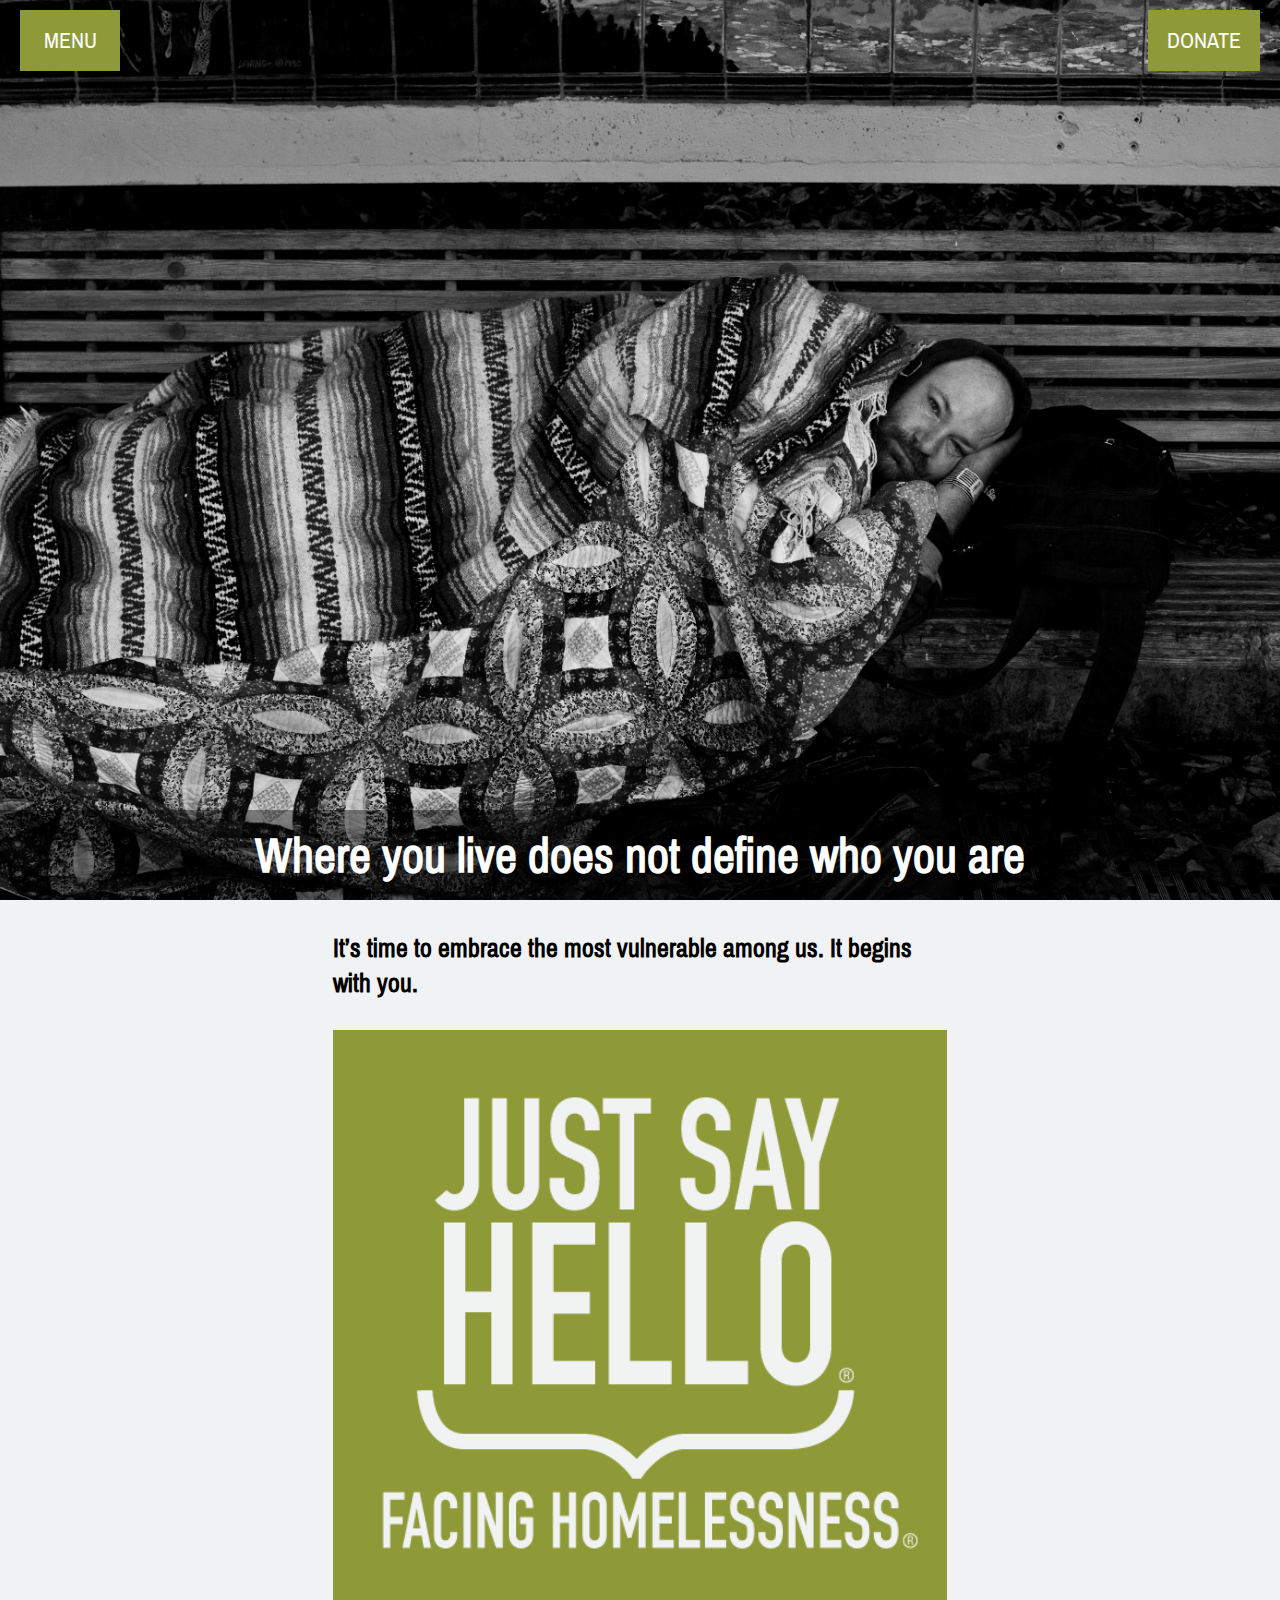
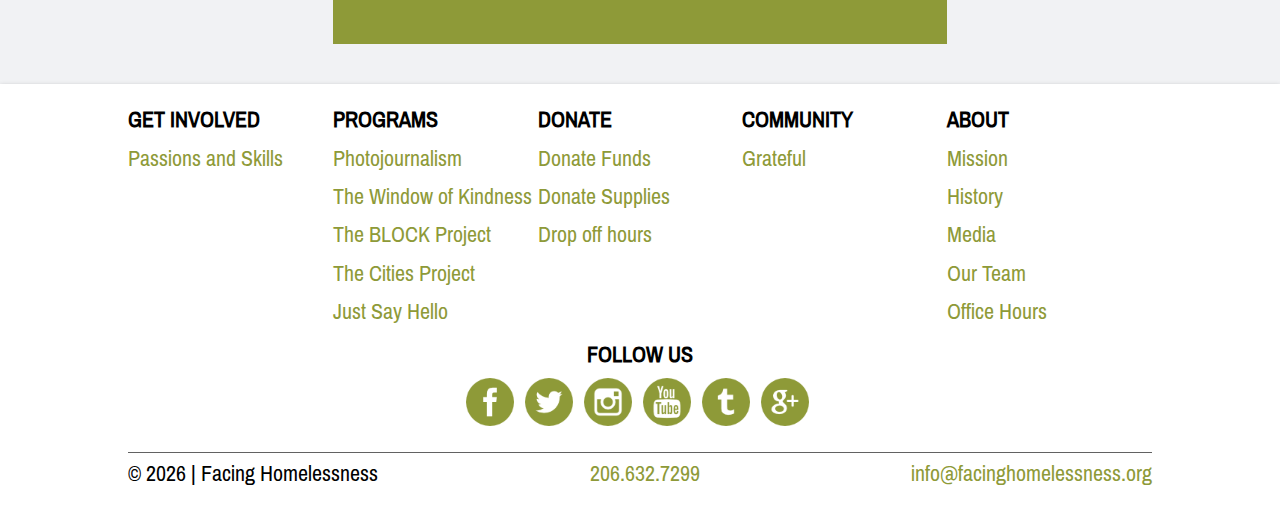
<file: fh/index.html>
<!DOCTYPE html>
<html>
    <head> 
        <title> Facing Homelessness </title>
        <meta http-equiv="Content-Type" content="text/html; charset=UTF-8">
        <meta name="viewport" content="width=device-width,initial-scale=1">
        <link rel="stylesheet" type="text/css" href="css/style.css">
        <style>
            
        </style>
    </head>
    <body> 
        <div class="container">
            <span class="button" id="menu" onclick="toggleNav()"> menu </span>
            <div id="menu-items">
                <a href=""> <div class="current"> home </div> </a>
                <a href="getinvolved/"> <div> get involved </div> </a> 
                <a href="programs/"> <div> programs </div> </a>
                <a href="donate/"> <div> donate </div> </a>
                <a href="community/"> <div> community </div> </a>
                <!--<a href="stories/"> <div> stories </div> </a>-->
                <a href="about/"> <div> about </div> </a>
            </div>
            <div class="section">
                <div id="splash-screen" style="height: 100vh;" title="Homepage">
                    <div class="button" style="position: absolute; top: 10px; right: 20px;"> <a style='color: #fff !important;' href='donate'>donate</a> </div>
                    <h1 id='text1'> Where you live does not define who you are </h1>
                    <h1 id='text2'> We all live better when we feel loved </h1>
                    <h1 id='text3'> Nobody chooses suffering </h1>
                    <h1 id='text4'> We are all beautiful </h1>
                    <h1 id='text5'> Imagine everyone giving kindness </h1>
                    <h1 id='text6'> Just say hello </h1>
                </div>
            </div>
            <div class="section">
                <div class="section-content">
                    <h3> It’s time to embrace the most vulnerable among us. It begins with you. </h3>
                    <img src="images/JSH.png" alt="Just Say Hello" title="Just Say Hello">
                </div>
            </div>
            <footer>
                <div class="footer-content">
                    <div class="site-map">
                        <span> 
                            <h4> Get Involved </h4>
                            <p> Passions and Skills </p>
                        </span>
                        <span>
                            <h4> Programs </h4>
                            <p> Photojournalism </p>
                            <p> The Window of Kindness </p>
                            <p> The BLOCK Project </p>
                            <p> The Cities Project </p>
                            <p> Just Say Hello </p>
                        </span>
                        <span>
                            <h4> Donate </h4>
                            <p> Donate Funds </p>
                            <p> Donate Supplies </p>
                            <p> Drop off hours </p>
                        </span>
                        <span>
                            <h4> Community </h4>
                            <p> Grateful </p>
                        </span>
                        <span>
                            <h4> About </h4>
                            <p> Mission </p>
                            <p> History </p>
                            <p> Media </p>
                            <p> Our Team </p>
                            <p> Office Hours </p>
                        </span>
                    </div>
                    <div id="social">
                        <div id="social-content">
                            <h4 class="centered"> Follow us</h4>
                            <div class="social-icons"> 
                                <a class="fb" href="https://www.facebook.com/HomelessInSeattle/">
                                </a>
                                <a class="twitter" href="https://twitter.com/facinghomeless">
                                </a>
                                <a class="instagram" href="https://www.instagram.com/facinghomelessness/">
                                </a>
                                <a class="youtube" href="https://www.youtube.com/channel/UCrC2LQb6EI6ExlZlKPq70jQ">
                                </a>
                                <a class="tumblr" href="http://facing-homelessness.tumblr.com/">
                                </a>
                                <a class="google-plus" href="https://plus.google.com/+FacinghomelessnessOrg/posts">
                                </a>
                            </div>
                        </div>
                    </div>
                    <div id='copyright' style="width: 100%; margin-top: 10px; padding-top: 5px; border-top: 1px solid #626262;">
                        <span> &copy; 
                        <script>
                            var yr = new Date().getFullYear();
                            document.write(yr);
                        </script> 
                        | Facing Homelessness </span>
                        <span> <a href="tel:+1-206-632-7299"> 206.632.7299 </a> </span>
                        <span> <a href="mailto:info@facinghomelessness.org">info@facinghomelessness.org </a> </span>
                    </div>
                </div>
            </footer> 
        </div>
        <script>
            var toggle = 0;
            function toggleNav() {
                if (toggle == 0) {
                    document.getElementsByTagName('body')[0].style.overflow = 'hidden';
                    document.ontouchmove = function (e) {
                        e.preventDefault();
                    }
                    document.getElementById("menu-items").style.opacity = "1";
                    document.getElementById("menu-items").style.visibility = "visible";
                    document.getElementById("menu").innerHTML = 'CLOSE';
                    toggle = 1;
                }
                else {
                    document.getElementsByTagName('body')[0].style.overflow = 'auto';
                    document.ontouchmove = function (e) {
                        return true;
                    }   
                    document.getElementById("menu-items").style.opacity = "0";
                    document.getElementById("menu-items").style.visibility = "hidden";
                    document.getElementById("menu").innerHTML = 'MENU';
                    toggle = 0;
                }
            }
            var r = Math.floor(Math.random() * 6 + 1).toString()
            document.getElementById("splash-screen").style.backgroundImage = "url(images/image" + r + ".jpg)";
            document.getElementById("text" + r).style.display = "inline-block";
        </script>
    </body>
</html>
</file>
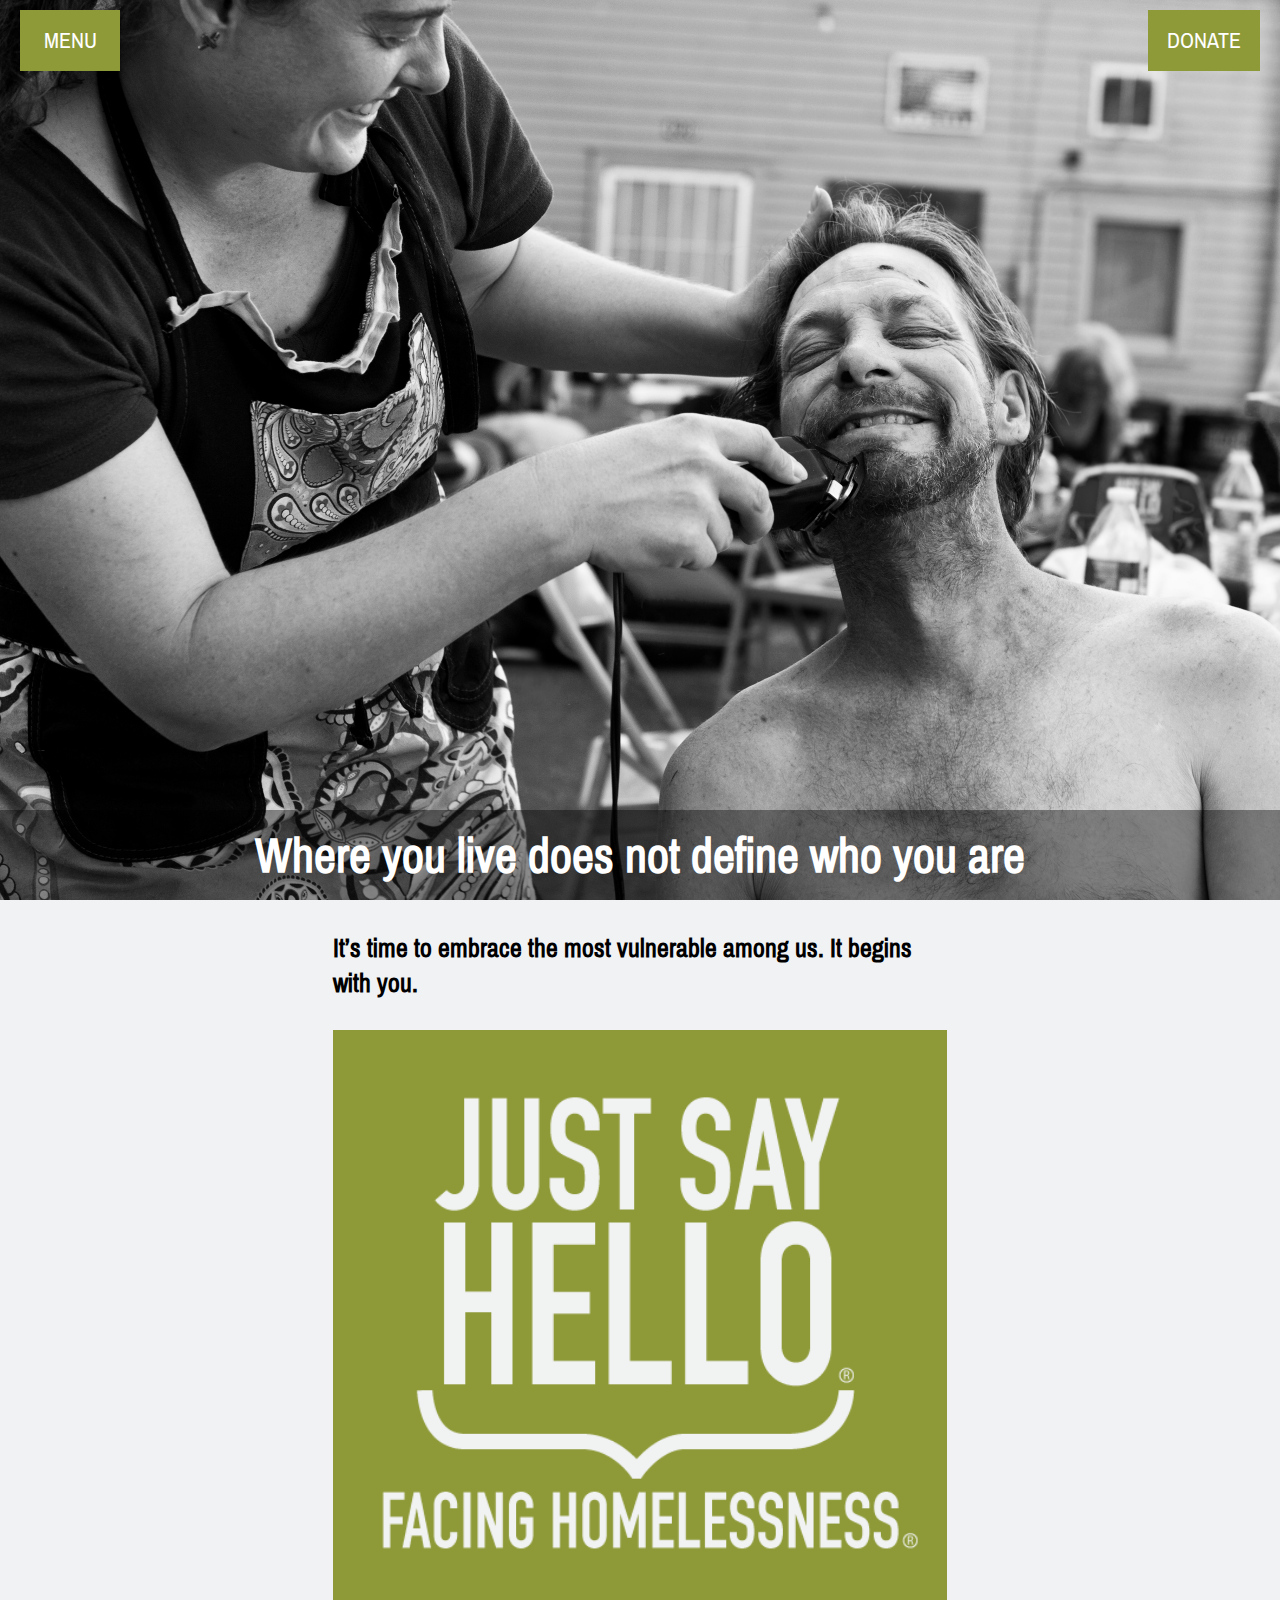
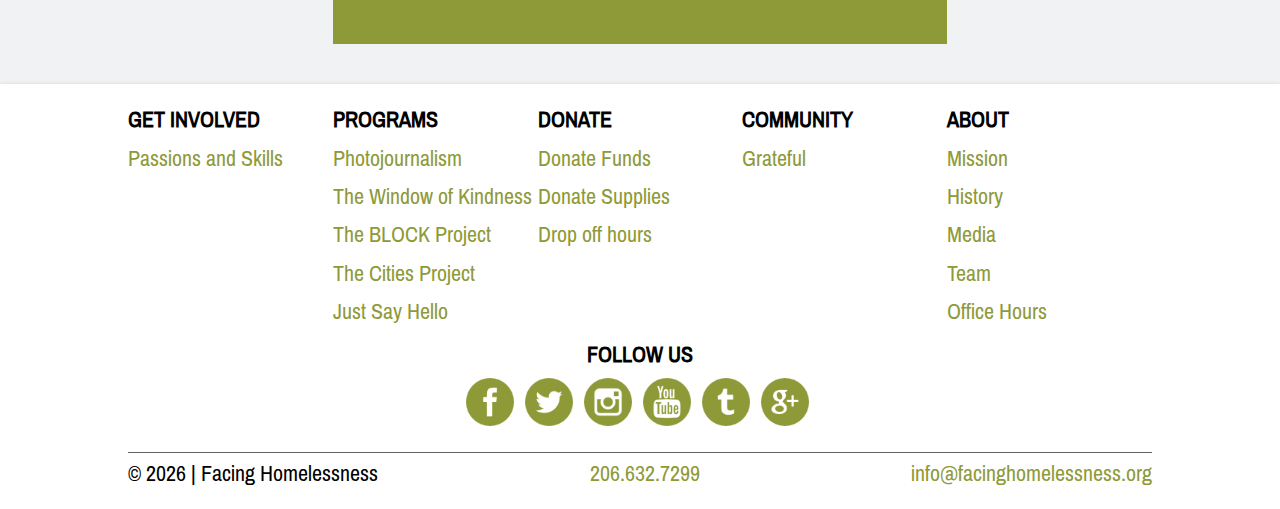
<file: fh/getinvolved/index.html>
<!DOCTYPE html>
<html>
    <head> 
        <title> Facing Homelessness </title>
        <meta http-equiv="Content-Type" content="text/html; charset=UTF-8">
        <meta name="viewport" content="width=device-width,initial-scale=1">
        <link rel="stylesheet" type="text/css" href="../css/style.css">
        <style>
            
        </style>
    </head>
    <body> 
        <div class="container">
            <span class="button" id="menu" onclick="toggleNav()"> menu </span>
            <div id="menu-items">
                <a href=""> <div class="current"> home </div> </a>
                <a href="getinvolved/"> <div> get involved </div> </a> 
                <a href="programs/"> <div> programs </div> </a>
                <a href="donate/"> <div> donate </div> </a>
                <a href="community/"> <div> community </div> </a>
                <!--<a href="stories/"> <div> stories </div> </a>-->
                <a href="about/"> <div> about </div> </a>
            </div>
            <div class="section">
                <div id="splash-screen" style="height: 100vh;" title="Homepage">
                    <div class="button" style="position: absolute; top: 10px; right: 20px;"> <a style='color: #fff !important;' href='donate'>donate</a> </div>
                    <h1 id='text1'> Where you live does not define who you are </h1>
                    <h1 id='text2'> We all live better when we feel loved </h1>
                    <h1 id='text3'> Nobody chooses suffering </h1>
                    <h1 id='text4'> We are all beautiful </h1>
                    <h1 id='text5'> Imagine everyone giving kindness </h1>
                    <h1 id='text6'> Just say hello </h1>
                </div>
            </div>
            <div class="section">
                <div class="section-content">
                    <h3> It’s time to embrace the most vulnerable among us. It begins with you. </h3>
                    <img src="images/JSH.png" alt="Just Say Hello" title="Just Say Hello">
                </div>
            </div>
            <footer>
                <div class="footer-content">
                    <div class="site-map">
                        <span> 
                            <h4> <a href='getinvolved/' style="color: #000 !important;">Get Involved</a> </h4>
                            <p> <a href='getinvolved/#passionsAndSkills'>Passions and Skills</a> </p>
                        </span>
                        <span>
                            <h4> <a href='programs/' style="color: #000 !important;">Programs</a> </h4>
                            <p> <a href='programs/#photojournalism'>Photojournalism</a> </p>
                            <p> <a href='programs/#theWindowofKindness'>The Window of Kindness</a> </p>
                            <p> <a href='programs/#theBlockProject'>The BLOCK Project</a> </p>
                            <p> <a href='programs/#theCitiesProject'>The Cities Project</a> </p>
                            <p> <a href='programs/#justSayHello'>Just Say Hello</a> </p>
                        </span>
                        <span>
                            <h4> <a href='donate/' style="color: #000 !important;">Donate</a> </h4>
                            <p> <a href='donate/#donateFunds'>Donate Funds</a> </p>
                            <p> <a href='donate/#donateSupplies'>Donate Supplies</a> </p>
                            <p> <a href='donate/#dropOff'>Drop off hours</a> </p>
                        </span>
                        <span>
                            <h4> <a href='community/' style="color: #000 !important;">Community</a> </h4>
                            <p> <a href='community/#grateful'>Grateful</a> </p>
                        </span>
                        <span>
                            <h4> <a href='about/' style="color: #000 !important;">About</a> </h4>
                            <p> <a href='about/#mission'>Mission</a> </p>
                            <p> <a href='about/#history'>History</a> </p>
                            <p> <a href='about/#media'>Media</a> </p>
                            <p> <a href='about/#team'>Team</a> </p>
                            <p> <a href='about/#officeHrs'>Office Hours</a> </p>
                        </span>
                    </div>
                    <div id="social">
                        <div id="social-content">
                            <h4 class="centered"> Follow us</h4>
                            <div class="social-icons"> 
                                <a class="fb" href="https://www.facebook.com/HomelessInSeattle/">
                                </a>
                                <a class="twitter" href="https://twitter.com/facinghomeless">
                                </a>
                                <a class="instagram" href="https://www.instagram.com/facinghomelessness/">
                                </a>
                                <a class="youtube" href="https://www.youtube.com/channel/UCrC2LQb6EI6ExlZlKPq70jQ">
                                </a>
                                <a class="tumblr" href="http://facing-homelessness.tumblr.com/">
                                </a>
                                <a class="google-plus" href="https://plus.google.com/+FacinghomelessnessOrg/posts">
                                </a>
                            </div>
                        </div>
                    </div>
                    <div id='copyright' style="width: 100%; margin-top: 10px; padding-top: 5px; border-top: 1px solid #626262;">
                        <span> &copy; 
                        <script>
                            var yr = new Date().getFullYear();
                            document.write(yr);
                        </script> 
                        | Facing Homelessness </span>
                        <span> <a href="tel:+1-206-632-7299"> 206.632.7299 </a> </span>
                        <span> <a href="mailto:info@facinghomelessness.org">info@facinghomelessness.org </a> </span>
                    </div>
                </div>
            </footer> 
        </div>
        <script>
            var toggle = 0;
            function toggleNav() {
                if (toggle == 0) {
                    document.getElementsByTagName('body')[0].style.overflow = 'hidden';
                    document.ontouchmove = function (e) {
                        e.preventDefault();
                    }
                    document.getElementById("menu-items").style.opacity = "1";
                    document.getElementById("menu-items").style.visibility = "visible";
                    document.getElementById("menu").innerHTML = 'CLOSE';
                    toggle = 1;
                }
                else {
                    document.getElementsByTagName('body')[0].style.overflow = 'auto';
                    document.ontouchmove = function (e) {
                        return true;
                    }   
                    document.getElementById("menu-items").style.opacity = "0";
                    document.getElementById("menu-items").style.visibility = "hidden";
                    document.getElementById("menu").innerHTML = 'MENU';
                    toggle = 0;
                }
            }
            var r = Math.floor(Math.random() * 6 + 1).toString()
            document.getElementById("splash-screen").style.backgroundImage = "url(images/image" + r + ".jpg)";
            document.getElementById("text" + r).style.display = "inline-block";
        </script>
        <script>
            (function(i,s,o,g,r,a,m){i['GoogleAnalyticsObject']=r;i[r]=i[r]||function(){
            (i[r].q=i[r].q||[]).push(arguments)},i[r].l=1*new Date();a=s.createElement(o),
            m=s.getElementsByTagName(o)[0];a.async=1;a.src=g;m.parentNode.insertBefore(a,m)
            })(window,document,'script','https://www.google-analytics.com/analytics.js','ga');

            ga('create', 'UA-93837106-2', 'auto');
            ga('send', 'pageview');
        </script>
    </body>
</html>
</file>
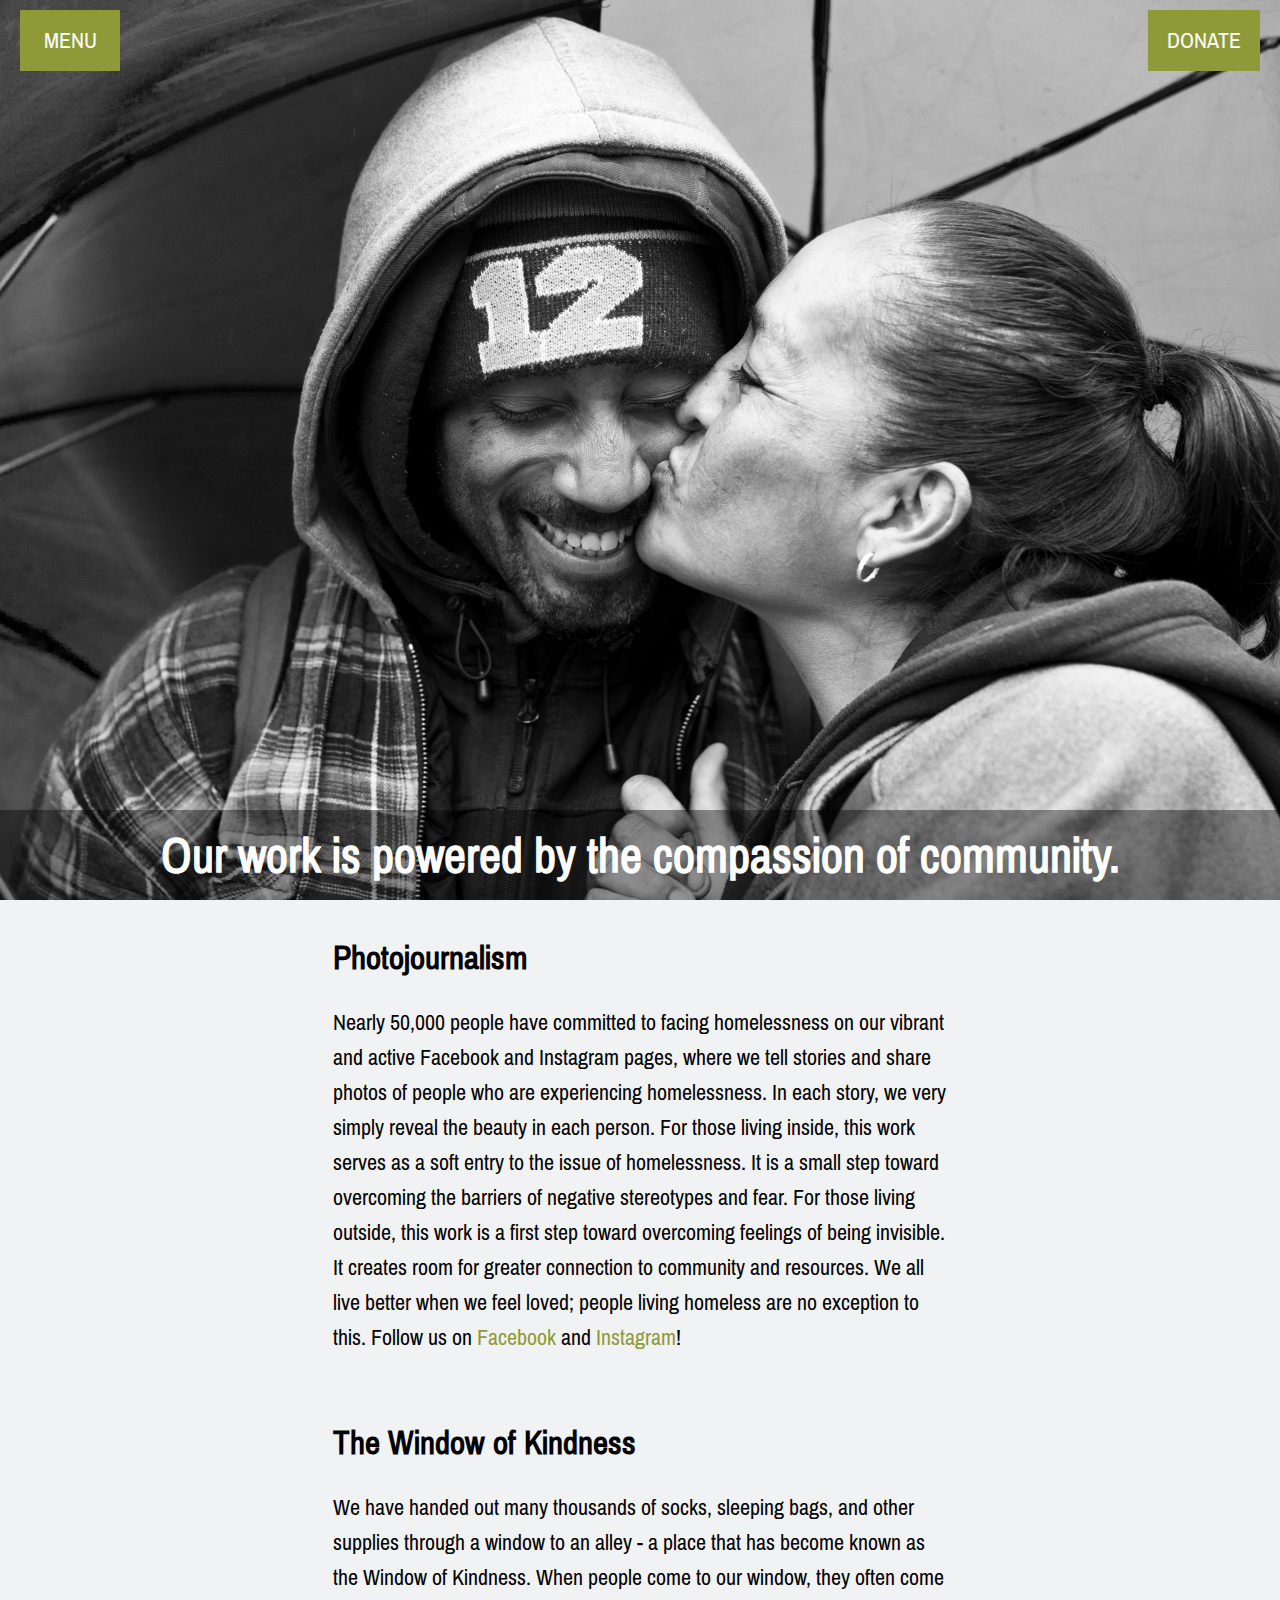
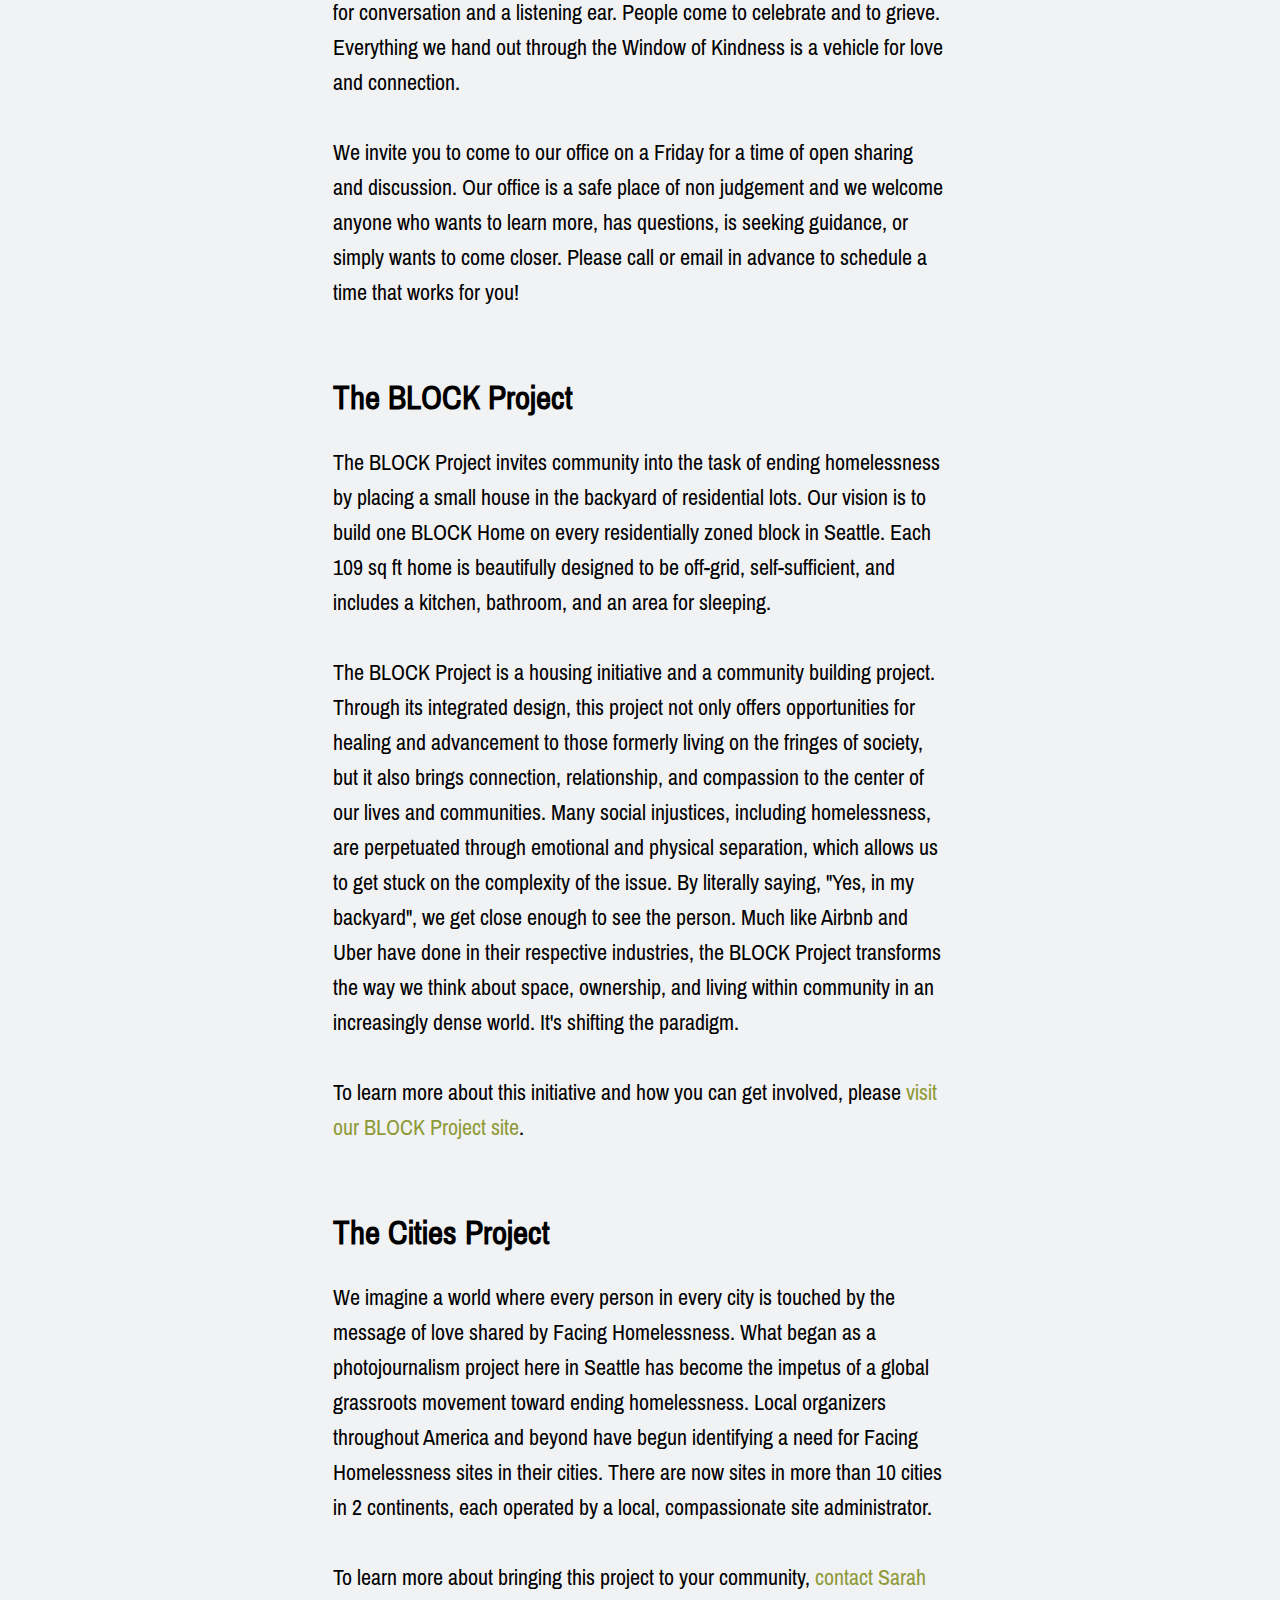
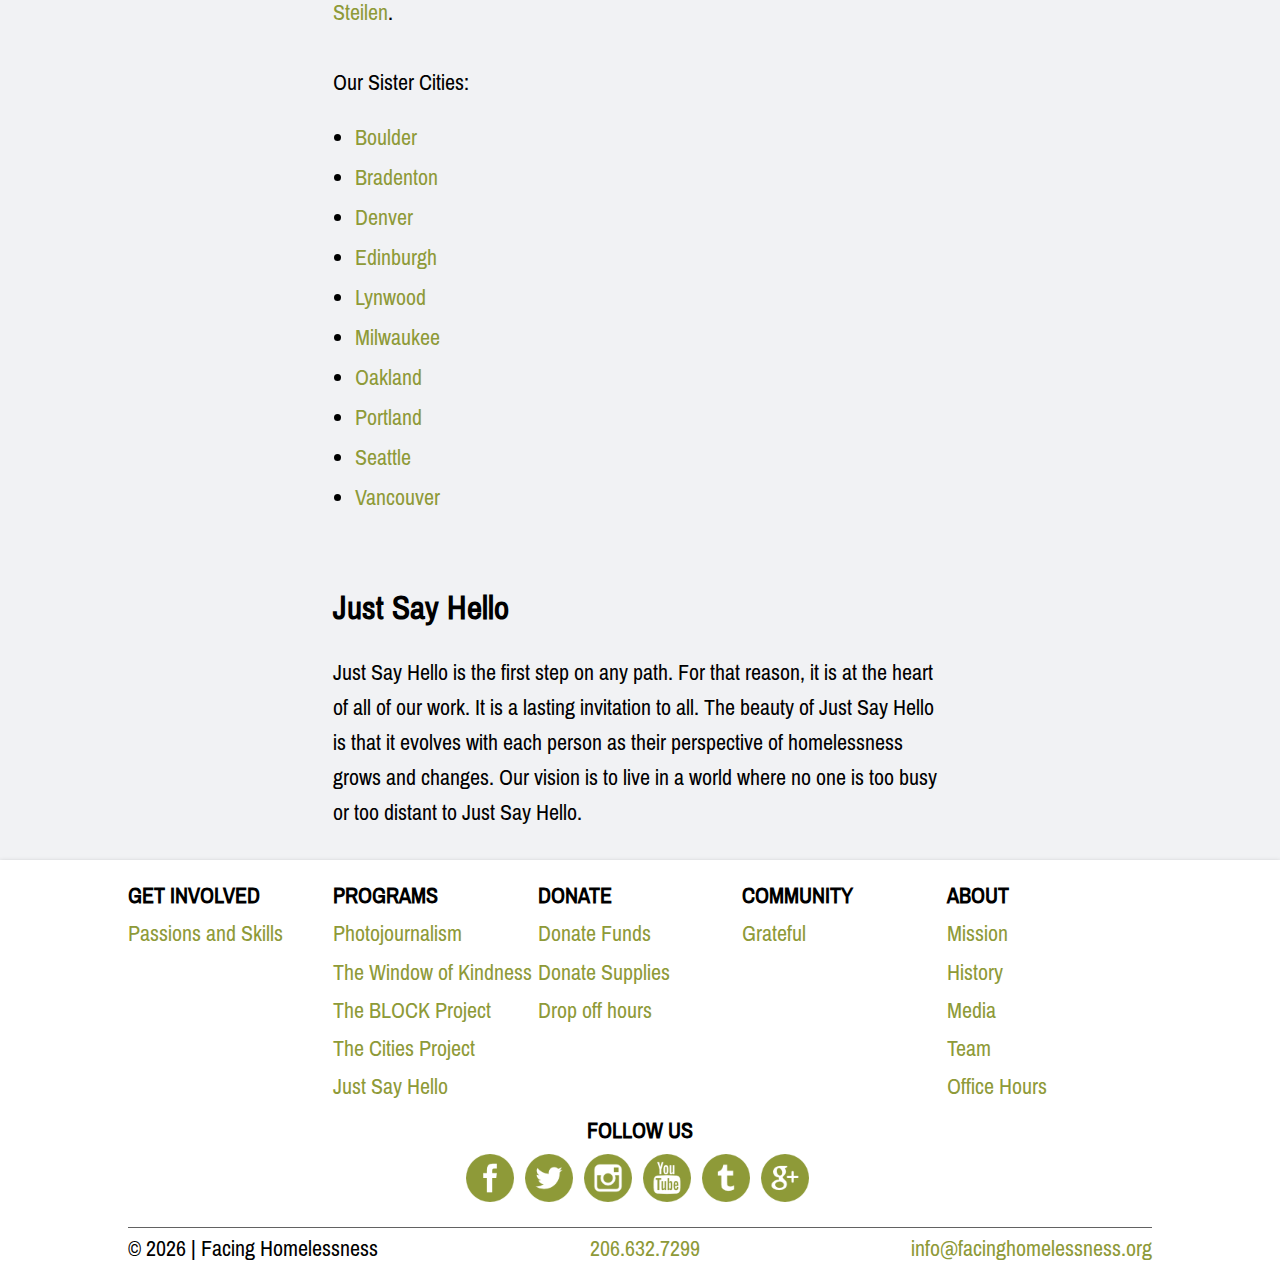
<file: fh/programs/index.html>
<!DOCTYPE html>
<html>
    <head>
        <title> Programs | Facing Homelessness</title>
        <meta http-equiv="Content-Type" content="text/html; charset=UTF-8">
        <meta name="viewport" content="width=device-width,initial-scale=1">
        <link rel="stylesheet" type="text/css" href="../css/style.css">
        <style>
            
        </style>
    </head>
    <body> 
        <div class="container">
            <span class="button" id="menu" style="position: fixed; top: 10px; left: 20px; z-index: 200" onclick="toggleNav()"> menu </span>
            <div id="menu-items">
                <a href="../"> <div> home </div> </a>
                <a href="../getinvolved/"> <div> get involved </div> </a>
                <a href="../programs/"> <div> programs </div> </a>
                <a href="../donate"> <div class="current"> donate </div> </a>
                <a href="../community/"> <div> community </div> </a>
                <!--<a href="../stories"> <div> stories </div> </a>-->
                <a href="../about"> <div> about </div> </a>
            </div>
            <div class="section">
                <div id="splash-screen" style="background-image: url('image.jpg');height: 100vh;" title='Donate'>
                    <div class="button" style="position: absolute; top: 10px; right: 20px;"> <a style='color: #fff !important;' href='../donate'>donate</a> </div>
                    <h1 id='text1' style="display:block;"> Our work is powered by the compassion of community. </h1>
                </div>
            </div>
            <div class="section">
                <div class="section-content" id='photojournalism'>
                    <h2> Photojournalism </h2>
                    <p> 
                        Nearly 50,000 people have committed to facing homelessness on our vibrant and active Facebook and Instagram pages, where we tell stories and share photos of people who are experiencing homelessness. In each story, we very simply reveal the beauty in each person. For those living inside, this work serves as a soft entry to the issue of homelessness. It is a small step toward overcoming the barriers of negative stereotypes and fear. For those living outside, this work is a first step toward overcoming feelings of being invisible. It creates room for greater connection to community and resources. We all live better when we feel loved; people living homeless are no exception to this. Follow us on <a href="https://www.facebook.com/HomelessInSeattle/">Facebook</a> and <a href="https://www.instagram.com/facinghomelessness/">Instagram</a>!
                    </p>
                </div>
            </div>
            <div class="section">
                <div class="section-content" id='theWindowofKindness'>
                    <h2> The Window of Kindness </h2>
                    <p> We have handed out many thousands of socks, sleeping bags, and other supplies through a window to an alley - a place that has become known as the Window of Kindness. When people come to our window, they often come for conversation and a listening ear. People come to celebrate and to grieve. Everything we hand out through the Window of Kindness is a vehicle for love and connection. 
                    <br> <br>
                    We invite you to come to our office on a Friday for a time of open sharing and discussion. Our office is a safe place of non judgement and we welcome anyone who wants to learn more, has questions, is seeking guidance, or simply wants to come closer. Please call or email in advance to schedule a time that works for you! </p>
                </div>
            </div>
            <div class="section">
                <div class="section-content" id='theBlockProject'>
                    <h2> The BLOCK Project </h2>
                    <p> The BLOCK Project invites community into the task of ending homelessness by placing a small house in the backyard of residential lots. Our vision is to build one BLOCK Home on every residentially zoned block in Seattle. Each 109 sq ft home is beautifully designed to be off-grid, self-sufficient, and includes a kitchen, bathroom, and an area for sleeping. <br> <br> The BLOCK Project is a housing initiative and a community building project. Through its integrated design, this project not only offers opportunities for healing and advancement to those formerly living on the fringes of society, but it also brings connection, relationship, and compassion to the center of our lives and communities. Many social injustices, including homelessness, are perpetuated through emotional and physical separation, which allows us to get stuck on the complexity of the issue. By literally saying, "Yes, in my backyard", we get close enough to see the person. Much like Airbnb and Uber have done in their respective industries, the BLOCK Project transforms the way we think about space, ownership, and living within community in an increasingly dense world. It's shifting the paradigm. <br> <br> To learn more about this initiative and how you can get involved, please <a href='http://www.the-block-project.com' target='_none'>visit our BLOCK Project site</a>.</p>
                </div>
            </div>
            <div class="section">
                <div class="section-content" id='theCitiesProject'>
                    <h2> The Cities Project </h2>
                    <p>
                        We imagine a world where every person in every city is touched by the message of love shared by Facing Homelessness. What began as a photojournalism project here in Seattle has become the impetus of a global grassroots movement toward ending homelessness. Local organizers throughout America and beyond have begun identifying a need for Facing Homelessness sites in their cities. There are now sites in more than 10 cities in 2 continents, each operated by a local, compassionate site administrator. 
                        <br> <br>
                        To learn more about bringing this project to your community, <a href="mailto:sarah@facinghomelessness.org">contact Sarah Steilen</a>.
                        <br> <br> 
                        Our Sister Cities: </p>
                    <ul>
                        <li> <a href="https://www.facebook.com/facinghomelessnessboulder/"> Boulder </a> </li>
                        <li> <a href="https://www.facebook.com/FHBradentonFL/"> Bradenton </a> </li>
                        <li> <a href="https://www.facebook.com/facinghomelessnessdenver/"> Denver </a> </li>
                        <li> <a href="https://www.facebook.com/Facinghomelessnessedinburgh/"> Edinburgh </a> </li>
                        <li> <a href="https://www.facebook.com/FacingHomelessnessLynnwood/"> Lynwood </a> </li>
                        <li> <a href="https://www.facebook.com/Facing-Homelessness-Milwaukee-213306955714547/"> Milwaukee </a> </li>
                        <li> <a href="https://www.facebook.com/Facing-Homelessness-Oakland-1711095662481515/"> Oakland </a> </li>
                        <li> <a href="https://www.facebook.com/facinghomelessnesspdx/"> Portland </a> </li>
                        <li> <a href="https://www.facebook.com/HomelessInSeattle/"> Seattle </a> </li>
                        <li> <a href="https://www.facebook.com/HomelessInVancouverWA/"> Vancouver </a> </li>
                    </ul> 
                </div>
            </div>
            <div class="section">
                <div class="section-content" id='justSayHello'>
                    <h2> Just Say Hello </h2>
                    <p>
                        Just Say Hello is the first step on any path. For that reason, it is at the heart of all of our work. It is a lasting invitation to all. The beauty of Just Say Hello is that it evolves with each person as their perspective of homelessness grows and changes. Our vision is to live in a world where no one is too busy or too distant to Just Say Hello.
                    </p>
                </div>
            </div>
            <footer>
                <div class="footer-content">
                    <div class="site-map">
                        <span> 
                            <h4> <a href='../getinvolved/' style="color: #000 !important;">Get Involved</a> </h4>
                            <p> <a href='../getinvolved/#passionsAndSkills'>Passions and Skills</a> </p>
                        </span>
                        <span>
                            <h4> <a href='../programs/' style="color: #000 !important;">Programs</a> </h4>
                            <p> <a href='#photojournalism'>Photojournalism</a> </p>
                            <p> <a href='#theWindowofKindness'>The Window of Kindness</a> </p>
                            <p> <a href='#theBlockProject'>The BLOCK Project</a> </p>
                            <p> <a href='#theCitiesProject'>The Cities Project</a> </p>
                            <p> <a href='#justSayHello'>Just Say Hello</a> </p>
                        </span>
                        <span>
                            <h4> <a href='../donate/' style="color: #000 !important;">Donate</a> </h4>
                            <p> <a href='../donate/#donateFunds'>Donate Funds</a> </p>
                            <p> <a href='../donate/#donateSupplies'>Donate Supplies</a> </p>
                            <p> <a href='../donate/#dropOff'>Drop off hours</a> </p>
                        </span>
                        <span>
                            <h4> <a href='../community/' style="color: #000 !important;">Community</a> </h4>
                            <p> <a href='../community/#grateful'>Grateful</a> </p>
                        </span>
                        <span>
                            <h4> <a href='../about/' style="color: #000 !important;">About</a> </h4>
                            <p> <a href='../about/#mission'>Mission</a> </p>
                            <p> <a href='../about/#history'>History</a> </p>
                            <p> <a href='../about/#media'>Media</a> </p>
                            <p> <a href='../about/#team'>Team</a> </p>
                            <p> <a href='../about/#officeHrs'>Office Hours</a> </p>
                        </span>
                    </div>
                    <div id="social">
                        <div id="social-content">
                            <h4 class="centered"> Follow us</h4>
                            <div class="social-icons"> 
                                <a class="fb" href="https://www.facebook.com/HomelessInSeattle/">
                                </a>
                                <a class="twitter" href="https://twitter.com/facinghomeless">
                                </a>
                                <a class="instagram" href="https://www.instagram.com/facinghomelessness/">
                                </a>
                                <a class="youtube" href="https://www.youtube.com/channel/UCrC2LQb6EI6ExlZlKPq70jQ">
                                </a>
                                <a class="tumblr" href="http://facing-homelessness.tumblr.com/">
                                </a>
                                <a class="google-plus" href="https://plus.google.com/+FacinghomelessnessOrg/posts">
                                </a>
                            </div>
                        </div>
                    </div>
                    <div id='copyright' style="width: 100%; margin-top: 10px; padding-top: 5px; border-top: 1px solid #626262;">
                        <span> &copy; 
                        <script>
                            var yr = new Date().getFullYear();
                            document.write(yr);
                        </script> 
                        | Facing Homelessness </span>
                        <span> <a href="tel:+1-206-632-7299"> 206.632.7299 </a> </span>
                        <span> <a href="mailto:info@facinghomelessness.org">info@facinghomelessness.org </a> </span>
                    </div>
                </div>
            </footer>
        </div>
        <script>
            var toggle = 0;
            function toggleNav() {
                if (toggle == 0) {
                    document.getElementsByTagName('body')[0].style.overflow = 'hidden';
                    document.ontouchmove = function (e) {
                        e.preventDefault();
                    }
                    document.getElementById("menu-items").style.opacity = "1";
                    document.getElementById("menu-items").style.visibility = "visible";
                    document.getElementById("menu").innerHTML = 'CLOSE';
                    toggle = 1;
                }
                else {
                    document.getElementsByTagName('body')[0].style.overflow = 'auto';
                    document.ontouchmove = function (e) {
                        return true;
                    }   
                    document.getElementById("menu-items").style.opacity = "0";
                    document.getElementById("menu-items").style.visibility = "hidden";
                    document.getElementById("menu").innerHTML = 'MENU';
                    toggle = 0;
                }
            }
        </script>
        <script>
            (function(i,s,o,g,r,a,m){i['GoogleAnalyticsObject']=r;i[r]=i[r]||function(){
            (i[r].q=i[r].q||[]).push(arguments)},i[r].l=1*new Date();a=s.createElement(o),
            m=s.getElementsByTagName(o)[0];a.async=1;a.src=g;m.parentNode.insertBefore(a,m)
            })(window,document,'script','https://www.google-analytics.com/analytics.js','ga');

            ga('create', 'UA-93837106-2', 'auto');
            ga('send', 'pageview');
        </script>
    </body>
</html>
</file>
<file: fh/css/style.css>
@media (max-width:767px){.visible-phone{display:block!important}}@media (min-width:768px) and (max-width:959px){.visible-tablet{display:block!important}}@media (min-width:960px) and (max-width:1199px){.visible-laptop{display:block!important}}@media (min-width:1200px){.visible-desktop{display:block!important}}@media (max-width:767px){.hidden-phone{display:none!important}}@media (min-width:768px) and (max-width:959px){.hidden-tablet{display:none!important}}@media (min-width:960px) and (max-width:1199px){.hidden-laptop{display:none!important}}@media (min-width:1200px){.hidden-desktop{display:none!important}}*{margin:0;padding:0}html{width:100%}body{width:100%;height:100%;position:relative}a{text-decoration:none;cursor:pointer}li{list-style:none}*,:after,:before{box-sizing:border-box}img{display:block}body *{-webkit-font-smoothing:antialiased;-moz-osx-font-smoothing:grayscale;text-rendering:optimizeLegibility}@font-face{font-family:Archivo-Bold;src:url(../fonts/ArchivoNarrow-Bold.otf)}@font-face{font-family:Archivo-BoldItalic;src:url(../fonts/ArchivoNarrow-BoldItalic.otf)}@font-face{font-family:Archivo-Italic;src:url(../fonts/ArchivoNarrow-Italic.otf)}@font-face{font-family:Archivo-Regular;src:url(../fonts/ArchivoNarrow-Regular.otf)}@font-face{font-family:Oswald-Bold;src:url(../fonts/Oswald-Bold.ttf)}@font-face{font-family:Oswald-Light;src:url(../fonts/Oswald-Light.ttf)}@font-face{font-family:Oswald-Regular;src:url(../fonts/Oswald-Regular.ttf)}body{font-size:18px;line-height:30px;font-family:Archivo-Regular, sans-serif}@media (min-width:960px){body{font-size:22px;line-height:35px}}.container{height:100%;width:100%;background-color:#F1F2F4;overflow:auto}.section{position:relative}.section-content{width:90%;margin:0 auto;padding:20px 0}@media (min-width:960px){.section-content{width:80%}}.section-content img{width:80%;height:auto;margin:0 auto;padding:20px 0}@media (min-width:768px){.section-content img{width:60%}}.section-content h1{text-align:center}.section-content h1,.section-content h2{padding:20px 0}@media (min-width:960px){.section-content h1,.section-content h2{width:60%;margin:0 auto}}.section-content h3{padding:10px 0}@media (min-width:960px){.section-content h3{width:60%;margin:0 auto}}.section-content p,.section-content ul{padding:10px 0}@media (min-width:960px){.section-content p,.section-content ul{width:60%;margin:0 auto}}.section-content li{list-style-type:disc;padding-bottom:5px;margin-left:1em}#splash-screen{width:100%;height:100%;background-repeat:no-repeat;background-size:cover;background-position:center center}.hide{display:none!important}#menu-items{position:fixed;z-index:100;top:0;left:0;height:100%;width:100%;overflow-x:hidden;opacity:0;transition:0.5s;background-color:rgba(0, 0, 0, 0.9);color:white;font-family:Oswald-Regular;display:-webkit-flex;display:-ms-flexbox;display:flex;-webkit-flex-direction:column;-ms-flex-direction:column;flex-direction:column;-webkit-justify-content:center;-ms-flex-pack:center;justify-content:center;visibility:hidden;overflow:auto}#menu-items a{color:#fff}#menu-items a div{text-transform:uppercase;font-size:24px;text-align:center;margin:15px auto;transition:0.5s}@media (min-width:960px){#menu-items a div{width:40%;font-size:48px;margin:30px auto}}#menu-items a div:hover{color:#bbbe87!important}#menu{position:fixed;top:10px;left:5px;z-index:200}@media (min-width:768px){#menu{left:20px}}.button{text-transform:uppercase;background:#8E9A38;color:#fff;padding:5px 10px;cursor:pointer;text-align:center;border:1px solid #8E9A38}@media (min-width:768px){.button{padding:12px 18px;min-width:100px}}.current{color:#8E9A38!important}.card{width:130px;height:196px;display:inline-block;background:no-repeat center;background-size:cover;cursor:pointer;position:relative;margin:0 5px}@media (min-width:960px){.card{width:140px;height:210px}}.back,.flipper,.front,flipper1{height:100%;width:100%}.flipper1{background-color:#f2f2f2;position:relative}.flipper{transition:0.6s;-webkit-transform-style:preserve-3d;transform-style:preserve-3d;position:relative}.flipper .back,.flipper .front{-webkit-backface-visibility:hidden;backface-visibility:hidden;position:absolute;top:0;left:0;line-height:26px}.flipper .front{z-index:2;-webkit-transform:rotateY(0deg);transform:rotateY(0deg);background-color:#f2f2f2;background-size:cover;background-repeat:no-repeat;background-position:center center}.flipper .back{-webkit-transform:rotateY(180deg);transform:rotateY(180deg);background-color:#fff;color:#000;padding:5px 2.5px;text-align:center}.flipper .back .pname{position:absolute;top:50%;left:50%;-webkit-transform:translate(-50%, -50%);-ms-transform:translate(-50%, -50%);transform:translate(-50%, -50%);width:80%}.flipper .back .biography{position:absolute;bottom:20px;font-size:16px;left:50%;-webkit-transform:translateX(-50%);-ms-transform:translateX(-50%);transform:translateX(-50%);color:#8e9a38;display:table}.flipper .back .biography:hover{color:#bbbe87}.flipper .back strong{font-size:18px}.card.hover .flipper,.card:hover .flipper{-webkit-transform:rotateY(180deg);transform:rotateY(180deg)}.centered{text-align:center}footer{background:#fff;box-shadow:0 2px 5px rgba(0, 0, 0, 0.3);line-height:1.4}footer .footer-content{width:80%;margin:0 auto;padding:20px 0}footer .footer-content .site-map{display:none}footer .footer-content .site-map span{-webkit-flex-basis:20%;-ms-flex-preferred-size:20%;flex-basis:20%}footer .footer-content .site-map span p{color:#8e9a38;margin:7.5px 0}@media (min-width:960px){footer .footer-content .site-map{display:-webkit-flex;display:-ms-flexbox;display:flex;-webkit-flex-direction:row;-ms-flex-direction:row;flex-direction:row;margin-bottom:5px}}footer #social{display:-webkit-flex;display:-ms-flexbox;display:flex;-webkit-flex-direction:column;-ms-flex-direction:column;flex-direction:column}@media (min-width:768px){footer #social{-webkit-flex-direction:row;-ms-flex-direction:row;flex-direction:row;-webkit-justify-content:center;-ms-flex-pack:center;justify-content:center}}footer #social .social-icons a{margin:-10px -15px;-webkit-transform:scale(0.5);-ms-transform:scale(0.5);transform:scale(0.5)}@media (min-width:768px){footer #social .social-icons a{margin:-10px -5px;-webkit-transform:scale(0.75);-ms-transform:scale(0.75);transform:scale(0.75)}}footer #social .social-icons a:first-child{margin-left:-10px}footer h4{text-transform:uppercase}footer #copyright{display:-webkit-flex;display:-ms-flexbox;display:flex;-webkit-flex-direction:column;-ms-flex-direction:column;flex-direction:column}@media (min-width:768px){footer #copyright{-webkit-flex-direction:row;-ms-flex-direction:row;flex-direction:row;-webkit-justify-content:space-between;-ms-flex-pack:justify;justify-content:space-between}}.social-icons{margin:10px 0;text-align:center}.social-icons a{width:64px;height:64px;display:inline-block;-webkit-transform:scale(0.5);-ms-transform:scale(0.5);transform:scale(0.5);margin:0 -10px;transition:0.5s ease-in-out}@media (min-width:768px){.social-icons a{-webkit-transform:scale(1);-ms-transform:scale(1);transform:scale(1);margin:0 10px}}.social-icons a:hover{opacity:0.6}.cancel,.fb,.google-plus,.hamburger,.instagram,.tumblr,.twitter,.youtube{background:url(../images/sprites.png) no-repeat}.fb{background-position:0 0;width:64px;height:64px}.google-plus{background-position:-325px 0;width:64px;height:64px}.instagram{background-position:-130px 0;width:64px;height:64px}.tumblr{background-position:-260px 0;width:64px;height:64px}.twitter{background-position:-65px 0;width:64px;height:64px}.youtube{background-position:-195px 0;width:64px;height:64px}.bold{font-weight:bold}a{color:#8E9A38!important;transition:0.5s ease-in-out}a:hover{color:#bbbe87!important}.noShow{display:none}#text1,#text2,#text3,#text4,#text5,#text6{display:none;color:#fff;background-color:rgba(0, 0, 0, 0.4);font-size:24px;position:absolute;right:0px;left:0px;padding:10px 10px;bottom:0px;text-align:center}@media (min-width:960px){#text1,#text2,#text3,#text4,#text5,#text6{font-size:48px;line-height:70px}}.blah{background-color:#8E9A38;color:#fff;padding:20px 0 25px 0}.blah h3{padding-bottom:10px;width:90%;margin:0 auto}@media (min-width:768px){.blah h3{width:48%}}.blah ul{width:90%;margin:0 auto}@media (min-width:768px){.blah ul{width:48%}}.blah li{list-style-type:disc;padding-bottom:5px;margin-left:1em}.cards{width:90%;margin:0 auto}@media (min-width:768px){.cards{width:60%;text-align:left}}.homeMeaning{display:none}.overlay{position:fixed;width:90%;left:50%;-webkit-transform:translateX(-50%);-ms-transform:translateX(-50%);transform:translateX(-50%);z-index:50;background:#fff;display:none;transition:0.5s ease-in-out;top:10px;height:auto;max-height:90%;overflow:auto;box-shadow:0px 10px 50px rgba(0, 0, 0, 0.15)}@media (min-width:768px){.overlay{width:80%;left:50%;top:50%;-webkit-transform:translate(-50%, -50%);-ms-transform:translate(-50%, -50%);transform:translate(-50%, -50%);height:auto}}.overlay .overlayContent{display:-webkit-flex;display:-ms-flexbox;display:flex;-webkit-flex-direction:column;-ms-flex-direction:column;flex-direction:column}.overlay .overlayContent .row{display:-webkit-flex;display:-ms-flexbox;display:flex;-webkit-flex-direction:column;-ms-flex-direction:column;flex-direction:column}@media (min-width:768px){.overlay .overlayContent .row{-webkit-flex-direction:row;-ms-flex-direction:row;flex-direction:row}}.overlay .overlayContent .column{display:-webkit-flex;display:-ms-flexbox;display:flex;-webkit-flex-direction:column;-ms-flex-direction:column;flex-direction:column;-webkit-justify-content:space-between;-ms-flex-pack:justify;justify-content:space-between;-webkit-flex-basis:70%;-ms-flex-preferred-size:70%;flex-basis:70%}.overlay .close{background:#8E9A38;color:#fff;width:30px;height:30px;border-radius:50%;position:absolute;top:5px;right:5px;text-align:center;line-height:30px;cursor:pointer}.overlay #img{height:260px;width:60%;margin:10px auto;background-size:cover;background-repeat:no-repeat;background-position:center center}@media (min-width:768px){.overlay #img{margin:10px;height:500px;-webkit-flex-basis:30%;-ms-flex-preferred-size:30%;flex-basis:30%}}.overlay .personDesc{padding:10px}.overlay .navigation{display:-webkit-flex;display:-ms-flexbox;display:flex;-webkit-flex-direction:row;-ms-flex-direction:row;flex-direction:row;-webkit-justify-content:space-between;-ms-flex-pack:justify;justify-content:space-between}.overlay .navigation a{padding:5px 5px 10px 10px}@media (min-width:768px){.overlay .navigation a{padding:5px}}.overlay .navigation a:last-child{padding-right:10px}.overlay #quietThought{background-color:#DEE0E5;width:100%;padding:10px 20px}@media (min-width:768px){.section-content form{width:60%;margin:0 auto}}.section-content form input[type=text]{height:30px;margin-bottom:20px;border:1px solid #ccc;padding:5px 10px;transition:all 0.5s ease-in-out}.section-content form input:focus{border:1px solid #8E9A38!important;outline:#8E9A38 5px}iframe{display:block;width:100%;margin:0 auto}@media (min-width:768px){iframe{width:60%}}.bleed{background-repeat:no-repeat;background-size:cover;background-position:center center;width:100%;height:450px}
</file>
